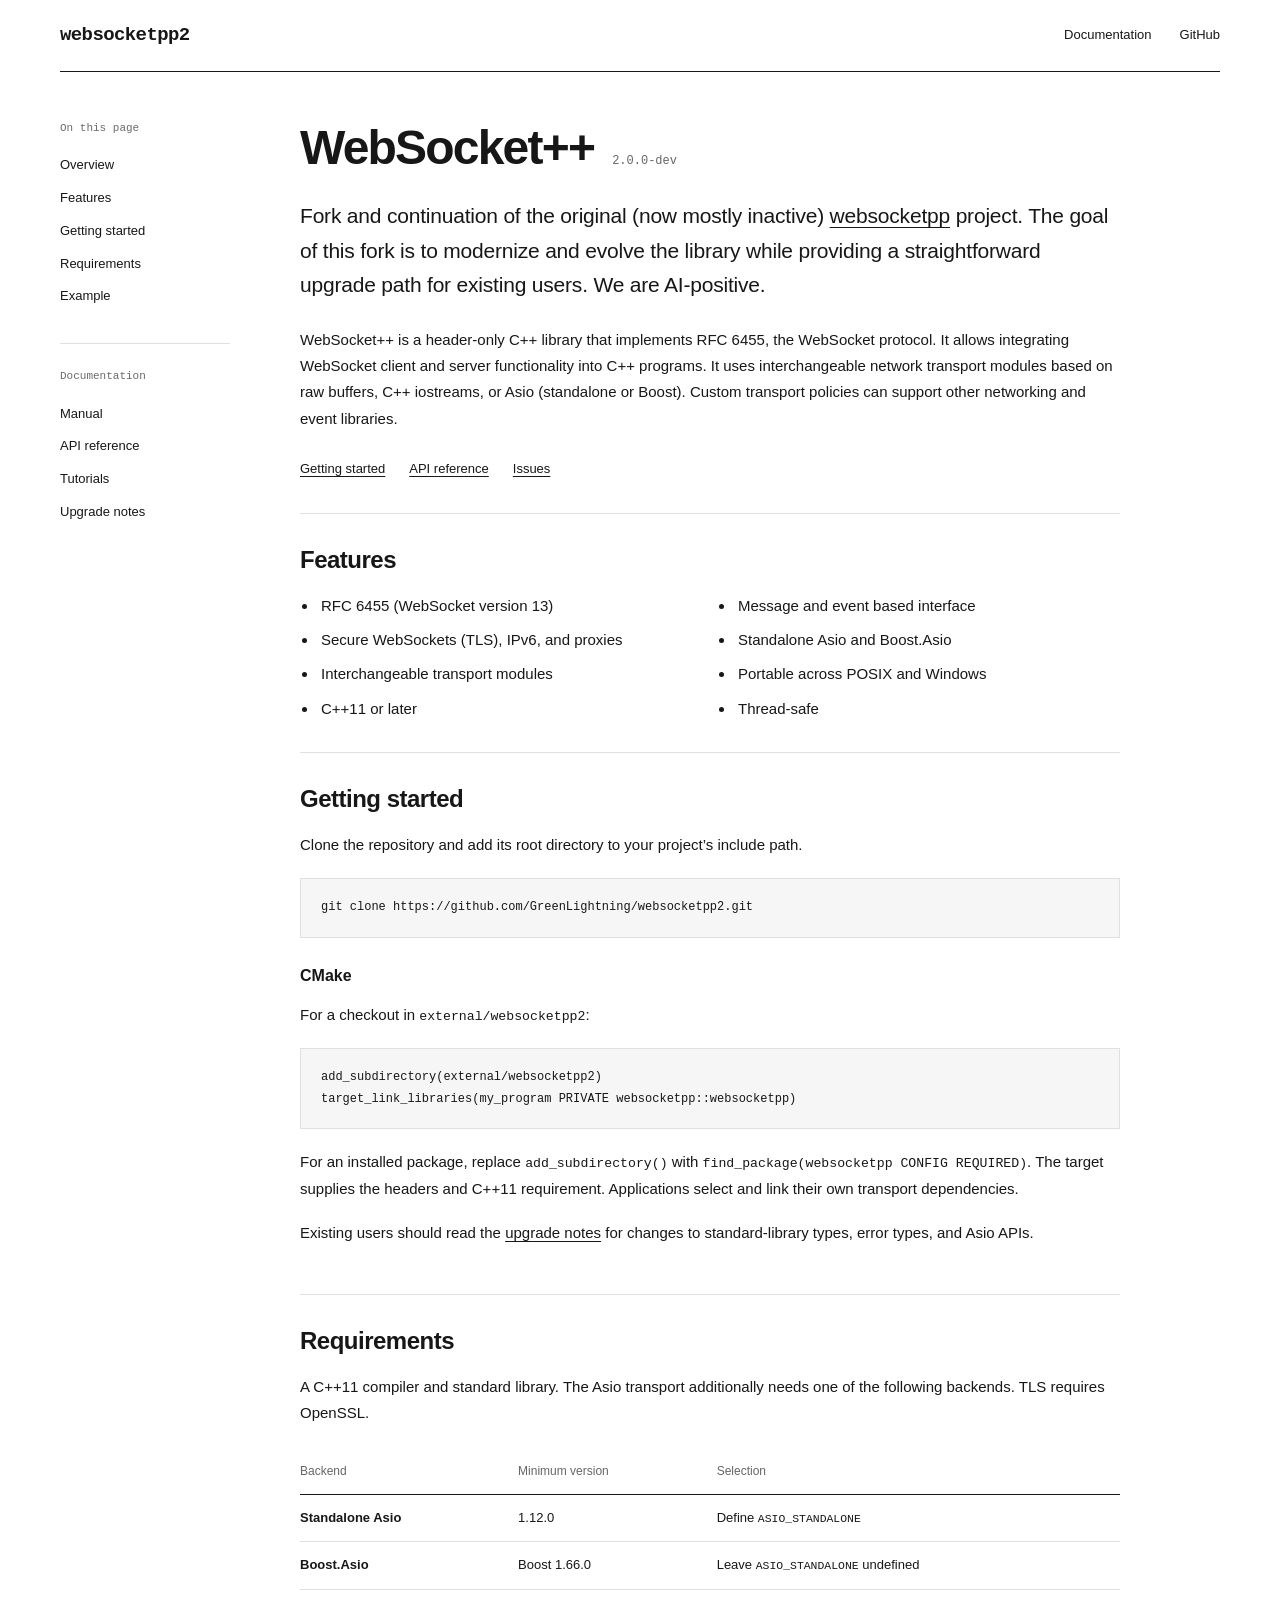
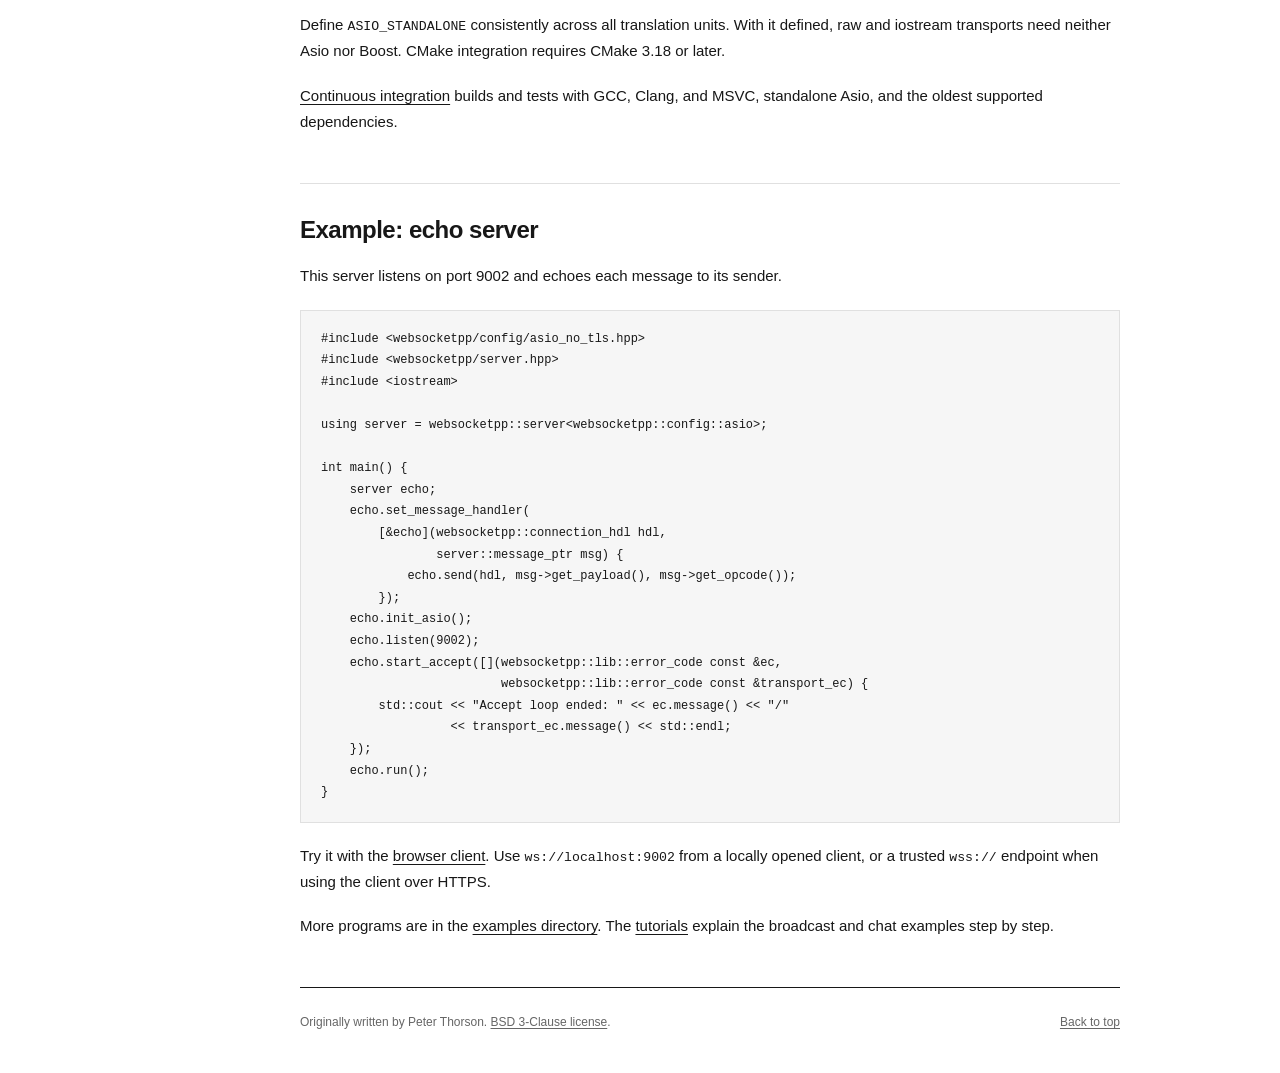
<file: website/index.html>
<!doctype html>
<!-- Copyright (c) 2026, Green Lightning
SPDX-License-Identifier: BSD-3-Clause
See LICENSE.txt for the full license text. -->
<html lang="en">
<head>
  <meta charset="utf-8">
  <meta name="viewport" content="width=device-width, initial-scale=1">
  <meta name="theme-color" content="#ffffff">
  <title>websocketpp2 — WebSocket++ 2.0.0-dev</title>
  <meta name="description" content="A fork and continuation of the original websocketpp project, modernizing the library while providing a straightforward upgrade path for existing users. We are AI-positive.">
  <link rel="icon" href="mark.svg" type="image/svg+xml">
  <link rel="stylesheet" href="style.css">
</head>
<body>
  <a class="skip-link" href="#main">Skip to content</a>
  <header class="site-header">
    <a class="wordmark" href="./">websocketpp2</a>
    <nav aria-label="Main navigation">
      <a href="docs/index.html">Documentation</a>
      <a href="https://github.com/GreenLightning/websocketpp2">GitHub</a>
    </nav>
  </header>

  <div class="page">
    <aside class="sidebar">
      <nav aria-label="On this page">
        <p class="nav-label">On this page</p>
        <a href="#overview">Overview</a>
        <a href="#features">Features</a>
        <a href="#getting-started">Getting started</a>
        <a href="#requirements">Requirements</a>
        <a href="#example">Example</a>
      </nav>
      <nav class="reference-nav" aria-label="Documentation links">
        <p class="nav-label">Documentation</p>
        <a href="docs/index.html">Manual</a>
        <a href="docs/annotated.html">API reference</a>
        <a href="docs/tutorials.html">Tutorials</a>
        <a href="https://github.com/GreenLightning/websocketpp2#requirements-and-upgrading">Upgrade notes</a>
      </nav>
    </aside>

    <main id="main">
      <section id="overview" class="overview" aria-labelledby="title">
        <div class="title-row"><h1 id="title">WebSocket++</h1><span class="version">2.0.0-dev</span></div>
        <p class="intro">Fork and continuation of the original (now mostly inactive)
          <a href="https://github.com/zaphoyd/websocketpp">websocketpp</a> project. The goal of
          this fork is to modernize and evolve the library while providing a
          straightforward upgrade path for existing users. We are AI-positive.</p>
        <p>WebSocket++ is a header-only C++ library that implements RFC 6455, the WebSocket
          protocol. It allows integrating WebSocket client and server functionality into
          C++ programs. It uses interchangeable network transport modules based on raw
          buffers, C++ iostreams, or Asio (standalone or Boost). Custom transport policies
          can support other networking and event libraries.</p>
        <div class="project-links">
          <a href="docs/getting_started.html">Getting started</a>
          <a href="docs/annotated.html">API reference</a>
          <a href="https://github.com/GreenLightning/websocketpp2/issues">Issues</a>
        </div>
      </section>

      <section id="features" aria-labelledby="features-title">
        <h2 id="features-title">Features</h2>
        <ul class="feature-list">
          <li>RFC 6455 (WebSocket version 13)</li>
          <li>Message and event based interface</li>
          <li>Secure WebSockets (TLS), IPv6, and proxies</li>
          <li>Standalone Asio and Boost.Asio</li>
          <li>Interchangeable transport modules</li>
          <li>Portable across POSIX and Windows</li>
          <li>C++11 or later</li>
          <li>Thread-safe</li>
        </ul>
      </section>

      <section id="getting-started" aria-labelledby="getting-started-title">
        <h2 id="getting-started-title">Getting started</h2>
        <p>Clone the repository and add its root directory to your project’s include path.</p>
        <pre tabindex="0" aria-label="Clone command"><code>git clone https://github.com/GreenLightning/websocketpp2.git</code></pre>
        <h3>CMake</h3>
        <p>For a checkout in <code>external/websocketpp2</code>:</p>
        <pre tabindex="0" aria-label="CMake source tree setup"><code>add_subdirectory(external/websocketpp2)
target_link_libraries(my_program PRIVATE websocketpp::websocketpp)</code></pre>
        <p>For an installed package, replace <code>add_subdirectory()</code> with
          <code>find_package(websocketpp CONFIG REQUIRED)</code>. The target supplies the headers
          and C++11 requirement. Applications select and link their own transport dependencies.</p>
        <p>Existing users should read the <a href="https://github.com/GreenLightning/websocketpp2#requirements-and-upgrading">upgrade notes</a>
          for changes to standard-library types, error types, and Asio APIs.</p>
      </section>

      <section id="requirements" aria-labelledby="requirements-title">
        <h2 id="requirements-title">Requirements</h2>
        <p>A C++11 compiler and standard library. The Asio transport additionally needs
          one of the following backends. TLS requires OpenSSL.</p>
        <div class="table-scroll" tabindex="0" role="region" aria-label="Asio transport requirements">
          <table>
            <thead><tr><th scope="col">Backend</th><th scope="col">Minimum version</th><th scope="col">Selection</th></tr></thead>
            <tbody>
              <tr><th scope="row">Standalone Asio</th><td>1.12.0</td><td>Define <code>ASIO_STANDALONE</code></td></tr>
              <tr><th scope="row">Boost.Asio</th><td>Boost 1.66.0</td><td>Leave <code>ASIO_STANDALONE</code> undefined</td></tr>
            </tbody>
          </table>
        </div>
        <p>Define <code>ASIO_STANDALONE</code> consistently across all translation units.
          With it defined, raw and iostream transports need neither Asio nor Boost.
          CMake integration requires CMake 3.18 or later.</p>
        <p><a href="https://github.com/GreenLightning/websocketpp2/actions/workflows/ci.yml">Continuous integration</a>
          builds and tests with GCC, Clang, and MSVC, standalone Asio, and the oldest supported dependencies.</p>
      </section>

      <section id="example" aria-labelledby="example-title">
        <h2 id="example-title">Example: echo server</h2>
        <p>This server listens on port 9002 and echoes each message to its sender.</p>
        <pre tabindex="0" aria-label="C++ echo server example"><code>#include &lt;websocketpp/config/asio_no_tls.hpp&gt;
#include &lt;websocketpp/server.hpp&gt;
#include &lt;iostream&gt;

using server = websocketpp::server&lt;websocketpp::config::asio&gt;;

int main() {
    server echo;
    echo.set_message_handler(
        [&amp;echo](websocketpp::connection_hdl hdl,
                server::message_ptr msg) {
            echo.send(hdl, msg-&gt;get_payload(), msg-&gt;get_opcode());
        });
    echo.init_asio();
    echo.listen(9002);
    echo.start_accept([](websocketpp::lib::error_code const &amp;ec,
                         websocketpp::lib::error_code const &amp;transport_ec) {
        std::cout &lt;&lt; "Accept loop ended: " &lt;&lt; ec.message() &lt;&lt; "/"
                  &lt;&lt; transport_ec.message() &lt;&lt; std::endl;
    });
    echo.run();
}</code></pre>
        <p>Try it with the <a href="browser_client/">browser client</a>. Use
          <code>ws://localhost:9002</code> from a locally opened client, or a trusted
          <code>wss://</code> endpoint when using the client over HTTPS.</p>
        <p>More programs are in the <a href="https://github.com/GreenLightning/websocketpp2/tree/master/examples">examples directory</a>.
          The <a href="docs/tutorials.html">tutorials</a> explain the broadcast and chat examples step by step.</p>
      </section>

      <footer class="site-footer">
        <p>Originally written by Peter Thorson.
          <a href="https://github.com/GreenLightning/websocketpp2/blob/master/LICENSE.txt">BSD 3-Clause license</a>.</p>
        <a href="#overview">Back to top</a>
      </footer>
    </main>
  </div>
</body>
</html>
</file>
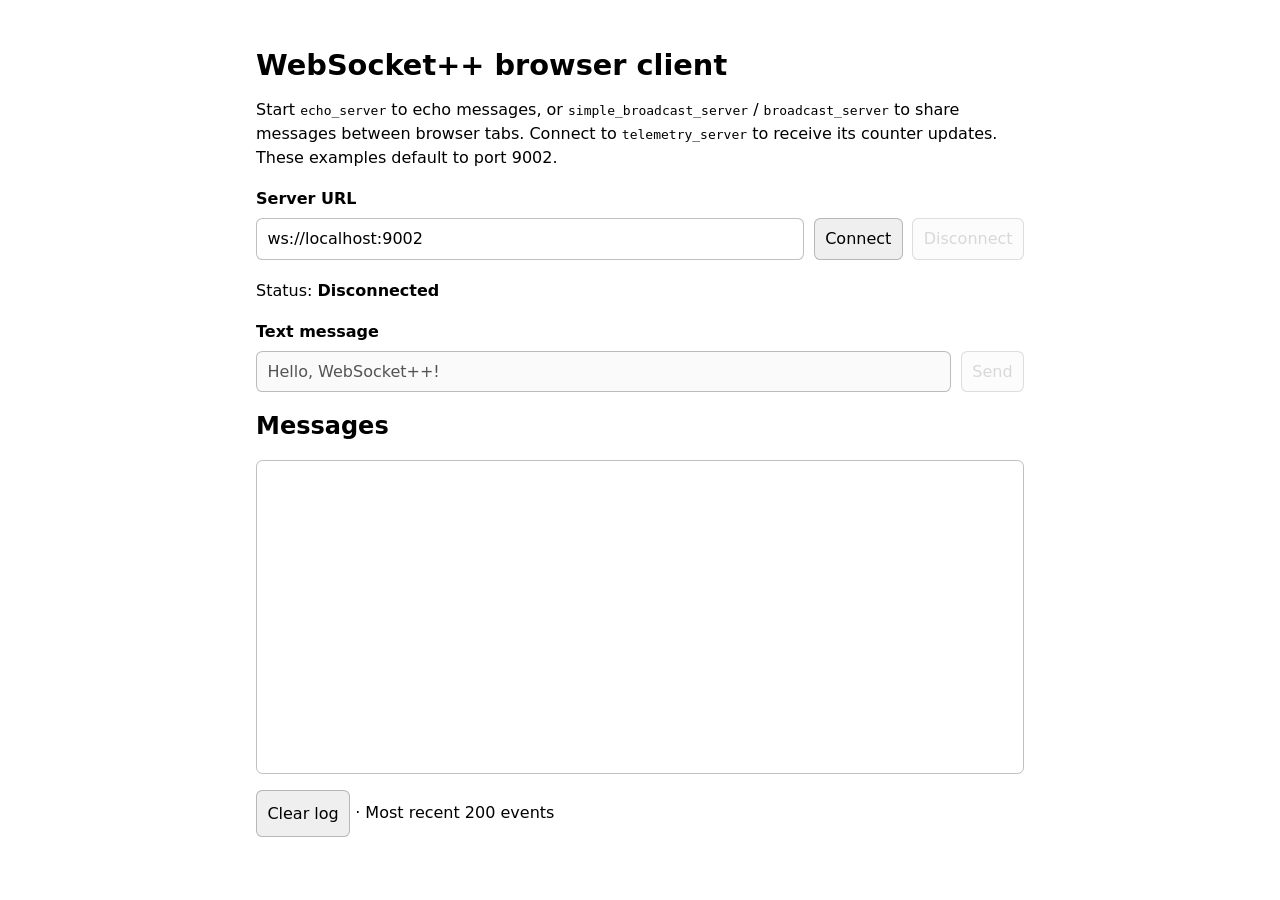
<file: examples/browser_client/index.html>
<!doctype html>
<html lang="en">
<head>
  <meta charset="utf-8">
  <meta name="viewport" content="width=device-width, initial-scale=1">
  <title>WebSocket++ browser client</title>
  <style>
    :root { color-scheme: light dark; font-family: system-ui, sans-serif; }
    body { max-width: 48rem; margin: 3rem auto; padding: 0 1rem; }
    h1 { font-size: 1.8rem; margin-bottom: .5rem; }
    p { line-height: 1.5; }
    form { display: flex; flex-wrap: wrap; gap: .6rem; margin: 1.2rem 0; }
    label { flex-basis: 100%; font-weight: 600; }
    input { flex: 1; min-width: 10rem; }
    input, button { font: inherit; padding: .65rem; border: 1px solid #8888; border-radius: .4rem; }
    button { cursor: pointer; }
    button:disabled { cursor: default; opacity: .5; }
    #status { font-weight: 600; }
    #messages { height: 18rem; overflow: auto; padding: .75rem; border: 1px solid #8888; border-radius: .4rem; }
    #messages p { margin: 0 0 .5rem; white-space: pre-wrap; overflow-wrap: anywhere; font: .9rem ui-monospace, monospace; }
    .received { color: light-dark(#12633a, #86efac); }
    .error { color: light-dark(#a32121, #fca5a5); }
    code { overflow-wrap: anywhere; }
  </style>
</head>
<body>
  <h1>WebSocket++ browser client</h1>
  <p>Start <code>echo_server</code> to echo messages, or
    <code>simple_broadcast_server</code> / <code>broadcast_server</code> to share
    messages between browser tabs. Connect to <code>telemetry_server</code> to
    receive its counter updates. These examples default to port 9002.</p>

  <form id="connection-form">
    <label for="url">Server URL</label>
    <input id="url" type="url" value="ws://localhost:9002" required spellcheck="false">
    <button id="connect" type="submit">Connect</button>
    <button id="disconnect" type="button" disabled>Disconnect</button>
  </form>
  <p>Status: <span id="status" role="status">Disconnected</span></p>

  <form id="message-form">
    <label for="message">Text message</label>
    <input id="message" value="Hello, WebSocket++!" disabled>
    <button id="send" type="submit" disabled>Send</button>
  </form>

  <h2>Messages</h2>
  <div id="messages" role="log" aria-label="WebSocket messages" aria-live="polite" tabindex="0"></div>
  <p><button id="clear" type="button">Clear log</button> · Most recent 200 events</p>

  <script>
    "use strict";

    const url = document.querySelector("#url");
    const connect = document.querySelector("#connect");
    const disconnect = document.querySelector("#disconnect");
    const status = document.querySelector("#status");
    const message = document.querySelector("#message");
    const send = document.querySelector("#send");
    const messages = document.querySelector("#messages");
    let socket = null;

    function log(text, kind = "") {
      const entry = document.createElement("p");
      entry.className = kind;
      // Treat server payloads as text, including HTML-looking messages.
      entry.textContent = `${new Date().toLocaleTimeString()} ${text}`;
      messages.append(entry);
      if (messages.childElementCount > 200) {
        messages.firstElementChild.remove();
      }
      messages.scrollTop = messages.scrollHeight;
    }

    function updateControls() {
      const state = socket ? socket.readyState : WebSocket.CLOSED;
      status.textContent = ["Connecting", "Connected", "Disconnecting", "Disconnected"][state];
      url.disabled = connect.disabled = state !== WebSocket.CLOSED;
      disconnect.disabled = state !== WebSocket.OPEN;
      message.disabled = send.disabled = state !== WebSocket.OPEN;
    }

    document.querySelector("#connection-form").addEventListener("submit", (event) => {
      event.preventDefault();
      if (socket && socket.readyState !== WebSocket.CLOSED) return;

      try {
        const endpoint = new URL(url.value.trim());
        if (!["ws:", "wss:"].includes(endpoint.protocol)) {
          throw new Error("Use a ws:// or wss:// URL.");
        }
        socket = new WebSocket(endpoint.href);
      } catch (error) {
        log(`Error: ${error.message}`, "error");
        return;
      }

      // Keep callbacks tied to this connection, even after a reconnect.
      const current = socket;
      current.binaryType = "arraybuffer";
      updateControls();
      log(`Connecting to ${current.url}`);

      current.addEventListener("open", () => {
        if (socket !== current) return;
        updateControls();
        log("Connection opened.");
        message.focus();
      });
      current.addEventListener("message", (event) => {
        if (socket !== current) return;
        const payload = typeof event.data === "string"
          ? event.data : `[binary message: ${event.data.byteLength} bytes]`;
        log(`Received: ${payload}`, "received");
      });
      current.addEventListener("error", () => {
        if (socket !== current) return;
        log("Connection error. Check the server URL and the browser console.", "error");
      });
      current.addEventListener("close", (event) => {
        if (socket !== current) return;
        socket = null;
        updateControls();
        log(`Connection closed (${event.code})${event.reason ? `: ${event.reason}` : ""}.`);
      });
    });

    disconnect.addEventListener("click", () => {
      if (!socket || socket.readyState !== WebSocket.OPEN) return;
      socket.close(1000, "Browser client disconnect");
      updateControls();
    });

    document.querySelector("#message-form").addEventListener("submit", (event) => {
      event.preventDefault();
      if (!socket || socket.readyState !== WebSocket.OPEN) return;
      try {
        socket.send(message.value);
        log(`Sent: ${message.value}`);
      } catch (error) {
        log(`Send failed: ${error.message}`, "error");
      }
      updateControls();
    });

    document.querySelector("#clear").addEventListener("click", () => messages.replaceChildren());
  </script>
</body>
</html>
</file>
<file: website/style.css>
/* Copyright (c) 2026, Green Lightning
 * SPDX-License-Identifier: BSD-3-Clause
 * See LICENSE.txt for the full license text.
 */
:root {
  color-scheme: light;
  color: #171717;
  background: #fff;
  font-family: -apple-system, BlinkMacSystemFont, "Segoe UI", sans-serif;
  font-synthesis: none;
  --mono: ui-monospace, SFMono-Regular, Consolas, monospace;
  --line: #e0e0e0;
}
* { box-sizing: border-box; }
body { margin: 0; font-size: 15px; line-height: 1.75; }
a { color: inherit; text-underline-offset: .2em; text-decoration-thickness: 1px; }
a:hover { text-decoration-thickness: 2px; }
a:focus-visible, [tabindex]:focus-visible { outline: 2px solid #171717; outline-offset: 5px; }
.skip-link { position: absolute; top: -100px; left: 24px; padding: 10px 16px; background: #fff; z-index: 1; }
.skip-link:focus { top: 10px; }
.site-header { max-width: 1160px; margin-inline: auto; padding: 24px 0; display: flex; align-items: center; justify-content: space-between; gap: 24px; border-bottom: 1px solid #171717; }
.wordmark { font: 600 19px var(--mono); letter-spacing: -.6px; text-decoration: none; }
.site-header nav { display: flex; gap: 28px; font-size: 13px; }
.site-header nav a { text-decoration: none; }
.site-header nav a:hover { text-decoration: underline; }
.page { max-width: 1160px; margin-inline: auto; display: grid; grid-template-columns: 170px minmax(0, 820px); gap: 70px; padding-top: 48px; }
.sidebar { position: sticky; top: 32px; align-self: start; font-size: 13px; }
.nav-label { margin: 0 0 12px; color: #6b6b6b; font: 11px/1.6 var(--mono); }
.sidebar a { display: block; width: fit-content; padding-block: 5px; text-decoration: none; }
.sidebar a:hover { text-decoration: underline; }
.reference-nav { margin-top: 30px; padding-top: 24px; border-top: 1px solid var(--line); }
main { min-width: 0; }
section { padding-block: 30px; border-top: 1px solid var(--line); scroll-margin-top: 24px; }
.overview { padding-top: 0; border-top: 0; padding-bottom: 32px; }
.title-row { display: flex; align-items: baseline; flex-wrap: wrap; gap: 18px; margin-bottom: 24px; }
h1 { margin: 0; font-size: 48px; line-height: 1.15; font-weight: 650; letter-spacing: -1.8px; }
.version { font: 12px var(--mono); color: #666; white-space: nowrap; }
p { margin: 0 0 18px; }
.intro { font-size: 21px; line-height: 1.65; margin-bottom: 24px; letter-spacing: -.2px; }
.project-links { display: flex; flex-wrap: wrap; gap: 24px; font-size: 13px; padding-top: 8px; }
h2 { margin: 0 0 18px; font-size: 24px; line-height: 1.3; font-weight: 600; letter-spacing: -.5px; }
h3 { margin: 24px 0 12px; font-size: 16px; font-weight: 600; }
.feature-list { display: grid; grid-template-columns: repeat(2, minmax(0, 1fr)); gap: 8px 32px; padding-left: 18px; margin: 0; }
.feature-list li { padding-left: 3px; }
pre { margin: 20px 0; padding: 18px 20px; background: #f6f6f6; border: 1px solid var(--line); overflow: auto; font: 12px/1.8 var(--mono); tab-size: 4; }
code { font: .88em var(--mono); overflow-wrap: anywhere; }
pre code { font: inherit; }
.table-scroll { max-width: 100%; overflow: auto; margin-block: 22px; }
table { width: 100%; min-width: 580px; border-collapse: collapse; text-align: left; font-size: 13px; }
th, td { padding: 12px 18px 12px 0; border-bottom: 1px solid var(--line); }
th { font-weight: 600; }
thead th { color: #666; font-size: 12px; font-weight: 400; border-bottom-color: #171717; }
.site-footer { display: flex; justify-content: space-between; flex-wrap: wrap; gap: 10px 24px; border-top: 1px solid #171717; padding-block: 24px 40px; color: #666; font-size: 12px; }
.site-footer p { margin: 0; }
@media (max-width: 1240px) {
  .site-header, .page { margin-inline: 40px; }
  .page { gap: 48px; grid-template-columns: 150px minmax(0, 1fr); }
}
@media (max-width: 850px) {
  .site-header, .page { margin-inline: 28px; }
  .page { grid-template-columns: minmax(0, 1fr); padding-top: 36px; }
  .sidebar { display: none; }
  h1 { font-size: 42px; }
}
@media (max-width: 520px) {
  .site-header, .page { margin-inline: 20px; }
  .site-header { flex-wrap: wrap; gap: 16px; padding-block: 20px; }
  .site-header nav { gap: 20px; font-size: 12px; }
  .wordmark { font-size: 17px; }
  .title-row { gap: 12px; margin-bottom: 22px; }
  h1 { font-size: 38px; }
  .intro { font-size: 19px; }
  .feature-list { grid-template-columns: 1fr; }
  .project-links { gap: 20px; }
  pre { padding: 14px; font-size: 11px; }
}
</file>
